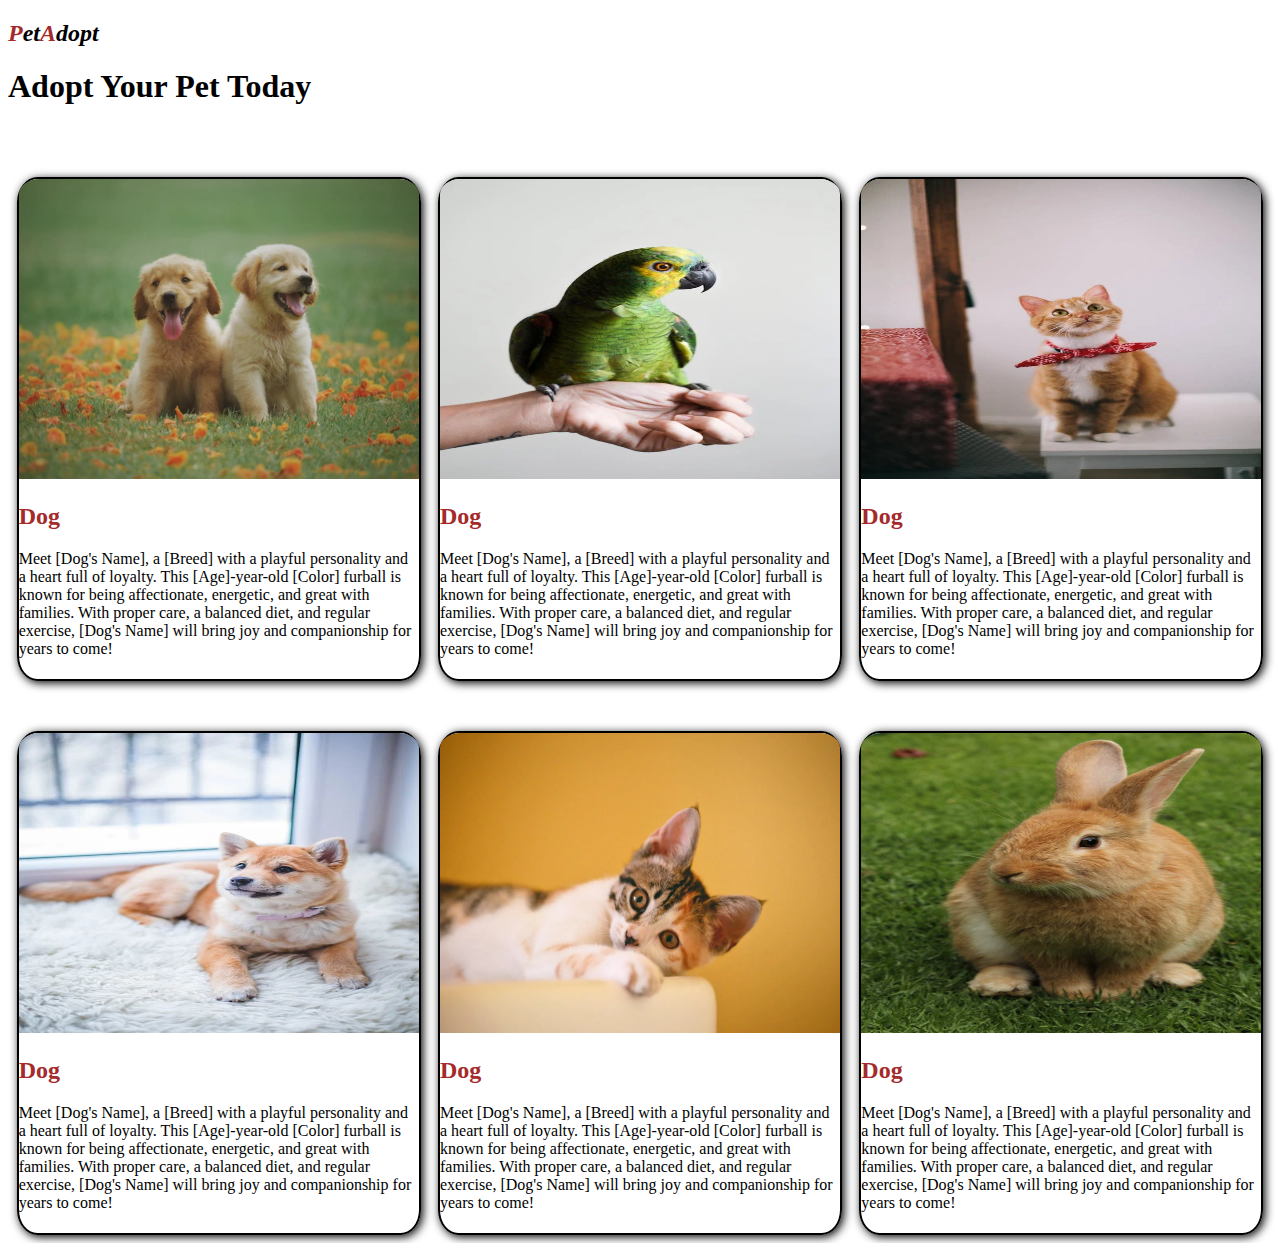
<file: html_css/pet-adoption-cards/index.html>
<!DOCTYPE html>
<html lang="en">
<head>
    <meta charset="UTF-8">
    <meta name="viewport" content="width=device-width, initial-scale=1.0">
    <title>PetAdopt</title>
    <link rel="Stylesheet" href="styles.css">

</head>
<body>
    <h2><i><span>P</span>et<span>A</span>dopt</i></h2>
    <h1>Adopt Your Pet Today</h1>
    <div class="container">
        <div class="card">
            <img src="images/img1.webp" alt="petimg1">
            <div>
                <h2>Dog</h2>
                <p>Meet [Dog's Name], a [Breed] with a playful personality and a heart full of loyalty. This [Age]-year-old [Color] furball is known for being affectionate, energetic, and great with families. With proper care, a balanced diet, and regular exercise, [Dog's Name] will bring joy and companionship for years to come!</p>

            </div>
        </div>
        <div class="card">
            <img src="images/img2.webp" alt="petimg2">
            <div>
                <h2>Dog</h2>
                <p>Meet [Dog's Name], a [Breed] with a playful personality and a heart full of loyalty. This [Age]-year-old [Color] furball is known for being affectionate, energetic, and great with families. With proper care, a balanced diet, and regular exercise, [Dog's Name] will bring joy and companionship for years to come!</p>

            </div>
        </div>
        <div class="card">
            <img src="images/img3.webp" alt="petimg3">
            <div>
                <h2>Dog</h2>
                <p>Meet [Dog's Name], a [Breed] with a playful personality and a heart full of loyalty. This [Age]-year-old [Color] furball is known for being affectionate, energetic, and great with families. With proper care, a balanced diet, and regular exercise, [Dog's Name] will bring joy and companionship for years to come!</p>

            </div>
        </div>
        <div class="card">
            <img src="images/img4.webp" alt="petimg4">
            <div>
                <h2>Dog</h2>
                <p>Meet [Dog's Name], a [Breed] with a playful personality and a heart full of loyalty. This [Age]-year-old [Color] furball is known for being affectionate, energetic, and great with families. With proper care, a balanced diet, and regular exercise, [Dog's Name] will bring joy and companionship for years to come!</p>

            </div>
        </div>
        <div class="card">
            <img src="images/img5.webp" alt="petimg5">
            <div>
                <h2>Dog</h2>
                <p>Meet [Dog's Name], a [Breed] with a playful personality and a heart full of loyalty. This [Age]-year-old [Color] furball is known for being affectionate, energetic, and great with families. With proper care, a balanced diet, and regular exercise, [Dog's Name] will bring joy and companionship for years to come!</p>

            </div>
        </div>
        <div class="card">
            <img src="images/img6.jpeg" alt="petimg6">
            <div>
                <h2>Dog</h2>
                <p>Meet [Dog's Name], a [Breed] with a playful personality and a heart full of loyalty. This [Age]-year-old [Color] furball is known for being affectionate, energetic, and great with families. With proper care, a balanced diet, and regular exercise, [Dog's Name] will bring joy and companionship for years to come!</p>

            </div>
        </div>
    </div>
</body>
</html>
</file>
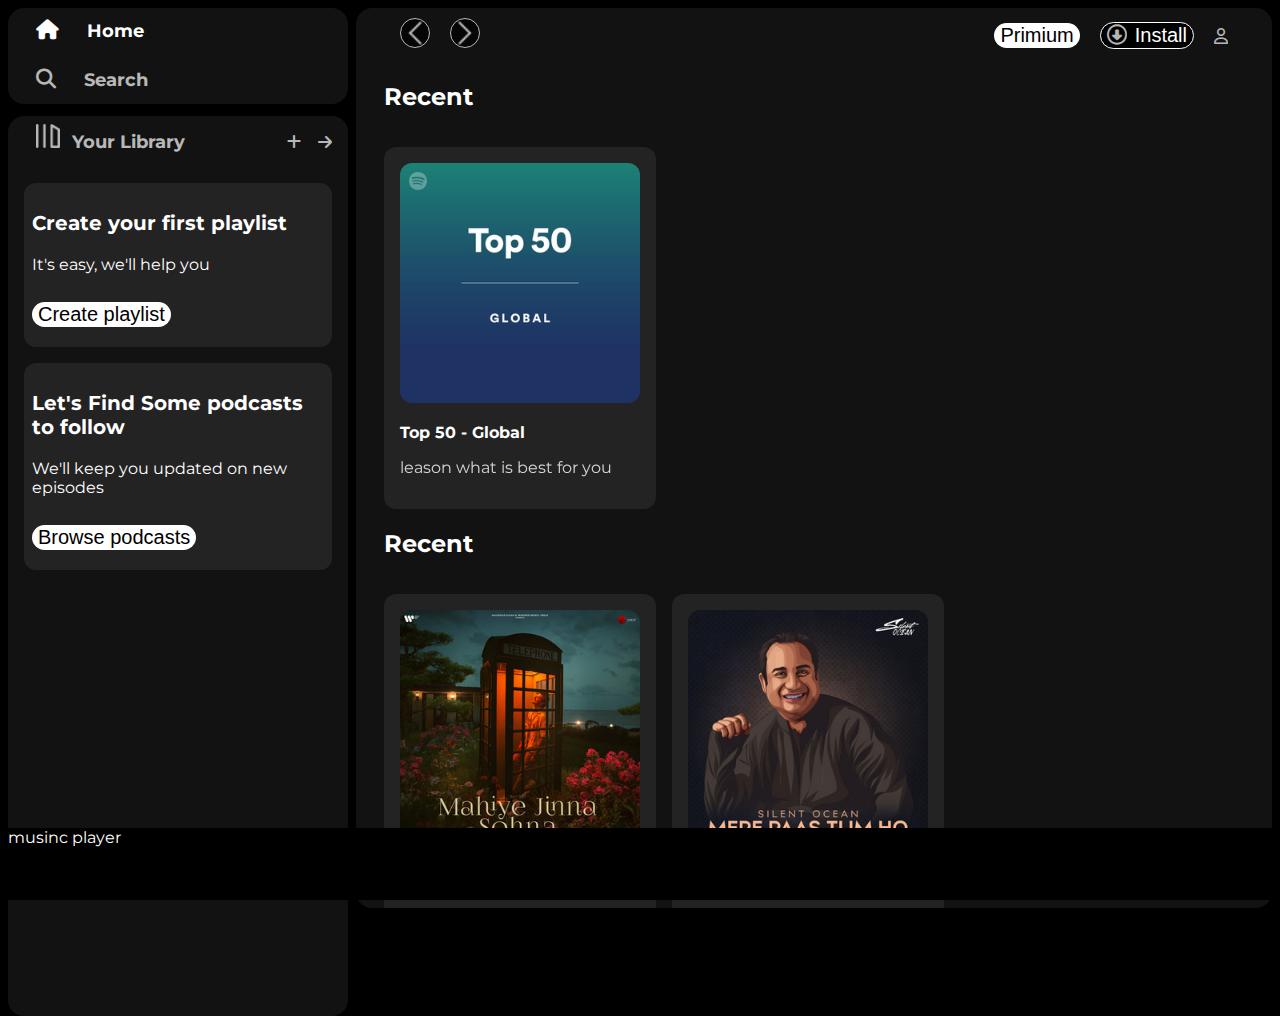
<file: html_css/spotify-web-player-ui/index.html>
<!DOCTYPE html>
<html lang="en">
<head>
    <meta charset="UTF-8">
    <meta name="viewport" content="width=device-width, initial-scale=1.0">
    <link rel="icon" href="img/logo.png">
    <title>Spotify-Web Player : Music for everyone</title>
    <link rel="stylesheet" href="https://cdnjs.cloudflare.com/ajax/libs/font-awesome/6.7.2/css/all.min.css" integrity="sha512-Evv84Mr4kqVGRNSgIGL/F/aIDqQb7xQ2vcrdIwxfjThSH8CSR7PBEakCr51Ck+w+/U6swU2Im1vVX0SVk9ABhg==" crossorigin="anonymous" referrerpolicy="no-referrer" />    
    <link rel="preconnect" href="https://fonts.googleapis.com">
    <link rel="preconnect" href="https://fonts.gstatic.com" crossorigin>
    <link href="https://fonts.googleapis.com/css2?family=Montserrat:ital,wght@0,100..900;1,100..900&display=swap" rel="stylesheet">
    <link  rel="stylesheet" href="style.css">
</head>
<body>
    <div class="container">
        <div class="sidebar">
            <div class="nav">
                <div class="nav-option" style="opacity:1;">
                    <i class="fa-solid fa-house"></i>
                    <a href="#">Home</a>
                </div>
                <div class="nav-option">
                    <i class="fa-solid fa-magnifying-glass"></i>
                    <a href="#">Search</a>
                </div>
            </div>
            <div class="library">
                <div class="lib-options">
                    <div class="lib nav-option">
                        <img src="img/library_icon.png" rel="lib icon">
                        <a href="#">Your Library</a>
                    </div>
                    <div class="icon ">
                        <i class="fa-solid fa-plus"></i>
                        <i class="fa-solid fa-arrow-right"></i>
                    </div>
                </div>
                <div class="lib-box">
                    <div class="box">
                        <p class="box-p1">Create your first playlist</p>
                        <p class="box-p2">It's easy, we'll help you</p>
                        <button class="badge">Create playlist</button>
                    </div>
                    <div class="box">
                        <p class="box-p1">Let's Find Some podcasts to follow</p>
                        <p class="box-p2">We'll keep you updated on new episodes</p>
                        <button class="badge">Browse podcasts</button>
                    </div>
                </div>
            </div>
        </div>
        <div class="main-content">
            <div class="sticky-nav-bar">
                <div class="sticky-nav-icons">
                    <img src="./img/backward_icon.png" alt="backward_icon">
                    <img src="./img/forward_icon.png" alt="forward_icon" class="hide">
                </div>
                <div class="sticky-nav-badges">
                    <button class="badge white-badge hide">Primium</button>
                    <button class="badge dark-badge">
                        <i class="fa-regular fa-circle-down" style="margin-right:0.5rem;"></i>Install
                    </button>
                    <i class="fa-regular fa-user"></i>
                </div>

            </div>
            <h2>Recent</h2>
            <div class="cards">

                
                <div class="card">
                    <img src="./img/card1img.jpeg">
                    <p class="card-title">Top 50 - Global</p>
                    <p class="card-info">leason what is best for you

                    </p>
                </div>   
            </div>

            <h2>Recent</h2>
            <div class="cards">

                
                <div class="card">
                    <img src="./img/card2img.jpeg">
                    <p class="card-title">Top 50 - Global</p>
                    <p class="card-info">leason what is best for you

                    </p>
                </div>   

                <div class="card">
                    <img src="./img/card3img.jpeg">
                    <p class="card-title">Top 50 - Global</p>
                    <p class="card-info">leason what is best for you

                    </p>
                </div>

                <div class="card">
                    <img src="./img/card4img.jpeg">
                    <p class="card-title">Top 50 - Global</p>
                    <p class="card-info">leason what is best for you

                    </p>
                </div>
            </div>

            <h2>Recent</h2>
            <div class="cards">

                
                <div class="card">
                    <img src="./img/card1img.jpeg">
                    <p class="card-title">Top 50 - Global</p>
                    <p class="card-info">leason what is best for you

                    </p>
                </div>   
            </div>

            
        </div>
        <div class="music-player">musinc player</div>
    </div>
    
</body>
</html>
</file>
<file: html_css/pet-adoption-cards/styles.css>
*{
    font-family:Georgia, 'Times New Roman', Times, serif;
}

.container{
    display:flex;
    flex-wrap:wrap;
    justify-content:space-around;
    align-content:space-around;
    
}

.card{
    width:400px;
    height:500px;
    border:2px solid black;
    margin-top:50px;
    border-radius:5%;
    box-shadow:2px 2px 10px black;
    transition:box-shadow 0.5s 0.5s ease-in-out 0.5s;
    
}

.card:hover{
    box-shadow:4px 4px 20px black;
}

.card img{
    width:400px;
    height:300px;
    border-radius:5% 5% 0 0;

}

.card h2{
    color:brown;
}

span{color:brown;}
</file>
<file: html_css/spotify-web-player-ui/style.css>
body{
    font-family: "Montserrat", serif;
    color:#fff;
    background-color:#000;
    margin:0;
    overflow:hidden;
}

.container{
    display:flex;
    height:100vh;
    padding:0.5rem;
    
    
}

.sidebar{
    background-color:black;
    margin-right:0.5rem;
    width:340px;
   
}
.main-content{
    background-color:#121212;
    flex:1;
    overflow:auto;
    border-radius:1rem;
    padding: 0 1.75rem 0 1.75rem;
}
.music-player{
    background-color:#000;
    position:fixed;
    bottom:0;
    width:100%;
    height:72px;
}

.nav{
    background-color:#121212;
    display:flex;
    flex-direction:column;
    height:6rem;
    border-radius:1rem;
    justify-content:center;
    
}

.nav-option{
    line-height:2rem;
    padding:0.5rem 1.75rem;
    opacity:0.7;
}

.nav-option:hover{
    opacity:1;
}

a{
    color:white;
    text-decoration:none;
}

.nav-option i{
    font-size:1.25rem;
}

.nav-option a{
    padding:0.5rem;
    font-size:1.1rem;
    font-weight:700;
}

.lib-options{
    display:flex;
    justify-content:space-between;
    align-items:center;
    margin-top:0.75rem;
   
    
    
}

.library{
    height:100vh;
    background-color:#121212;
    border-radius:1rem;
}

.lib img{
    height:1.5rem;
    width:1.5rem;
}

.icon{
    display:flex;
    justify-content:space-between;
    
   
}

.icon i:hover{
    opacity:1;
}
.icon i{
    font-size:1rem;
    opacity:0.7;
    margin-right:1rem;
}

.box{
    background-color:#232323;
    border-radius:0.75rem;
    margin:1rem 1rem;
    padding:0.5rem;
    height:10rem;
    
    height:fit-content;
}

.badge{
    border:none;
    font-size:1.25rem;
    border-radius:100px;
    margin:0.75rem 0;
    opacity:1;
    font-weight:500;
    font-weight:500;
    background-color:white;
}



.box-p1{
    font-size:1.25rem;
    font-weight:700;
}

.sticky-nav-bar{
    display:flex;
    justify-content:space-between;
    align-items:center;
    position:sticky;
    top:0;
    background-color:#121212;
    height:3.4rem;

}

.sticky-nav-icons img{
    margin-left:1rem;
    height:1.75rem;
    width:1.75rem;
    border-radius:50%;
    background-color:black;
    border:1px solid white;
    opacity:0.7;
}
.sticky-nav-icons img:hover{
    opacity:1;
}

.sticky-nav-icons button,i{
    
margin-right:1rem;

}

.dark-badge{
    color:white;
    background-color:black;
    border:1px solid white;
    margin:0 1rem 0 1rem ;
}
.sticky-nav-badges i{
    opacity:0.7;
}
.sticky-nav-badges i:hover{
    opacity:1;
}

@media(max-width:1000px){
    .hide{
        display:none;
    }
}
 
.card{
    width:15rem;
    background-color:#232323;
    padding:1rem;
    border-radius:0.75rem;
    margin:1rem 1rem 0 0 ;

}

.card img{
    width:100%;
    border-radius:0.75rem;
}

.card-title{
    font-weight:700;
}
.card-info{
    opacity:0.8;
}

.cards{
    display:flex;
    flex-wrap:wrap;
}

.card:hover{
    background-color:#343434;
    
}
</file>
